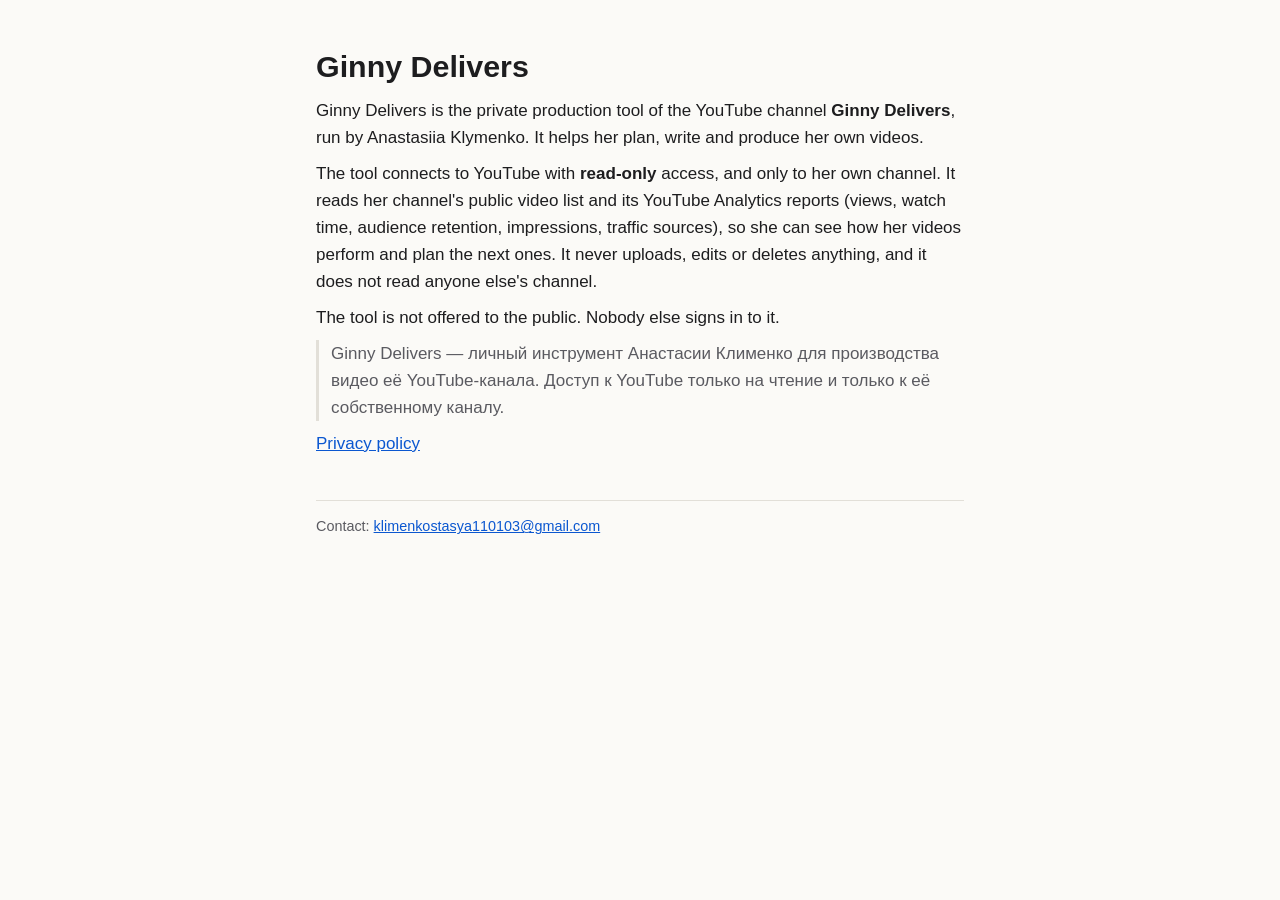
<file: index.html>
<!doctype html>
<html lang="en">
<head>
<meta charset="utf-8">
<meta name="viewport" content="width=device-width, initial-scale=1">
<title>Ginny Delivers</title>
<meta name="description" content="Ginny Delivers: the private production tool of the YouTube channel Ginny Delivers.">
<link rel="stylesheet" href="style.css">
</head>
<body>
<main>
<h1>Ginny Delivers</h1>
<p>Ginny Delivers is the private production tool of the YouTube channel <strong>Ginny Delivers</strong>, run by Anastasiia Klymenko. It helps her plan, write and produce her own videos.</p>
<p>The tool connects to YouTube with <strong>read-only</strong> access, and only to her own channel. It reads her channel's public video list and its YouTube Analytics reports (views, watch time, audience retention, impressions, traffic sources), so she can see how her videos perform and plan the next ones. It never uploads, edits or deletes anything, and it does not read anyone else's channel.</p>
<p>The tool is not offered to the public. Nobody else signs in to it.</p>
<p class="ru">Ginny Delivers — личный инструмент Анастасии Клименко для производства видео её YouTube-канала. Доступ к YouTube только на чтение и только к её собственному каналу.</p>
<p><a href="privacy.html">Privacy policy</a></p>
<footer>Contact: <a href="mailto:klimenkostasya110103@gmail.com">klimenkostasya110103@gmail.com</a></footer>
</main>
</body>
</html>
</file>
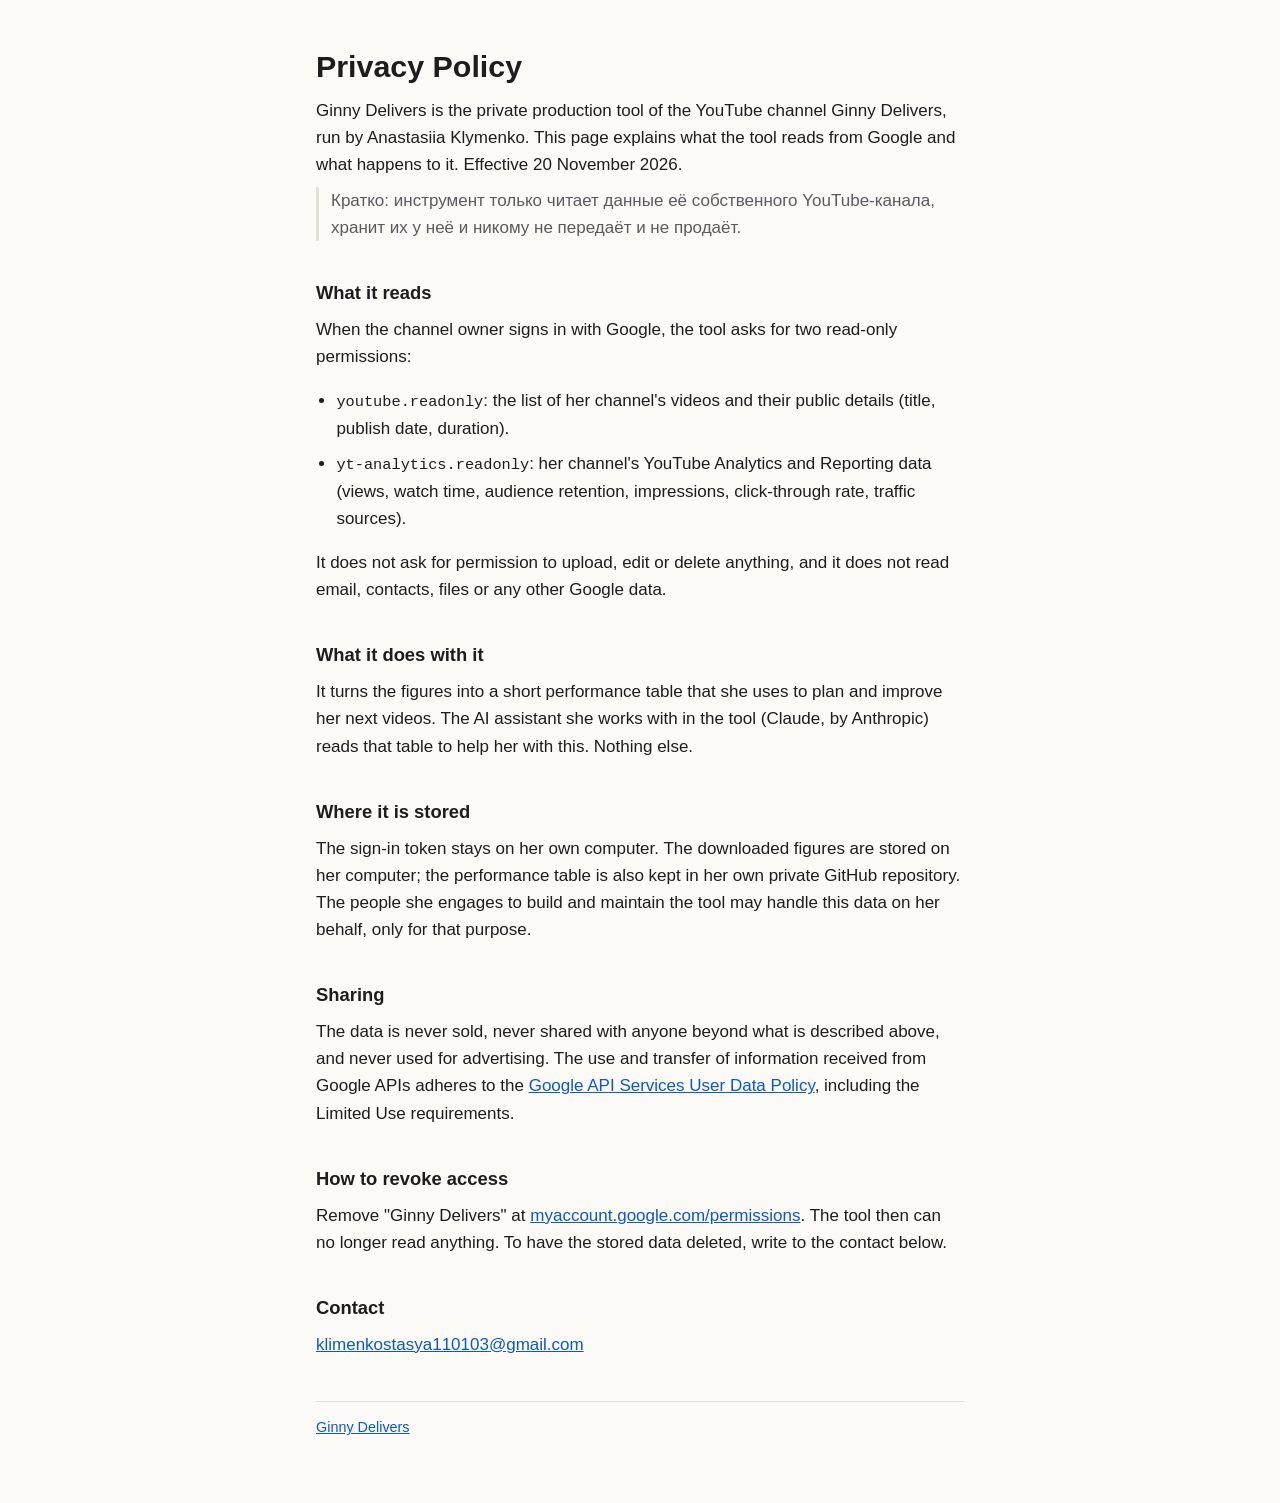
<file: privacy.html>
<!doctype html>
<html lang="en">
<head>
<meta charset="utf-8">
<meta name="viewport" content="width=device-width, initial-scale=1">
<title>Privacy Policy · Ginny Delivers</title>
<link rel="stylesheet" href="style.css">
</head>
<body>
<main>
<h1>Privacy Policy</h1>
<p>Ginny Delivers is the private production tool of the YouTube channel Ginny Delivers, run by Anastasiia Klymenko. This page explains what the tool reads from Google and what happens to it. Effective 20 November 2026.</p>
<p class="ru">Кратко: инструмент только читает данные её собственного YouTube-канала, хранит их у неё и никому не передаёт и не продаёт.</p>

<h2>What it reads</h2>
<p>When the channel owner signs in with Google, the tool asks for two read-only permissions:</p>
<ul>
<li><code>youtube.readonly</code>: the list of her channel's videos and their public details (title, publish date, duration).</li>
<li><code>yt-analytics.readonly</code>: her channel's YouTube Analytics and Reporting data (views, watch time, audience retention, impressions, click-through rate, traffic sources).</li>
</ul>
<p>It does not ask for permission to upload, edit or delete anything, and it does not read email, contacts, files or any other Google data.</p>

<h2>What it does with it</h2>
<p>It turns the figures into a short performance table that she uses to plan and improve her next videos. The AI assistant she works with in the tool (Claude, by Anthropic) reads that table to help her with this. Nothing else.</p>

<h2>Where it is stored</h2>
<p>The sign-in token stays on her own computer. The downloaded figures are stored on her computer; the performance table is also kept in her own private GitHub repository. The people she engages to build and maintain the tool may handle this data on her behalf, only for that purpose.</p>

<h2>Sharing</h2>
<p>The data is never sold, never shared with anyone beyond what is described above, and never used for advertising. The use and transfer of information received from Google APIs adheres to the <a href="https://developers.google.com/terms/api-services-user-data-policy">Google API Services User Data Policy</a>, including the Limited Use requirements.</p>

<h2>How to revoke access</h2>
<p>Remove "Ginny Delivers" at <a href="https://myaccount.google.com/permissions">myaccount.google.com/permissions</a>. The tool then can no longer read anything. To have the stored data deleted, write to the contact below.</p>

<h2>Contact</h2>
<p><a href="mailto:klimenkostasya110103@gmail.com">klimenkostasya110103@gmail.com</a></p>

<footer><a href="index.html">Ginny Delivers</a></footer>
</main>
</body>
</html>
</file>
<file: style.css>
:root{color-scheme:light dark;--fg:#1d1d1f;--muted:#5a5a60;--bg:#fbfaf7;--line:#e2dfd8;--link:#0b57d0}
@media (prefers-color-scheme:dark){:root{--fg:#ececec;--muted:#a6a6ad;--bg:#16161a;--line:#2e2e34;--link:#8ab4f8}}
*{box-sizing:border-box}
body{margin:0;background:var(--bg);color:var(--fg);font:17px/1.6 -apple-system,BlinkMacSystemFont,"Segoe UI",Roboto,Helvetica,Arial,sans-serif}
main{max-width:680px;margin:0 auto;padding:48px 16px 64px}
h1{font-size:1.9rem;line-height:1.2;margin:0 0 .4em}
h2{font-size:1.15rem;margin:2em 0 .4em}
p,li{margin:.5em 0}
ul{padding-left:1.2em}
a{color:var(--link)}
.ru{color:var(--muted);border-left:3px solid var(--line);padding-left:12px}
footer{margin-top:3em;padding-top:1em;border-top:1px solid var(--line);color:var(--muted);font-size:.9rem}
code{font-size:.9em}
</file>
